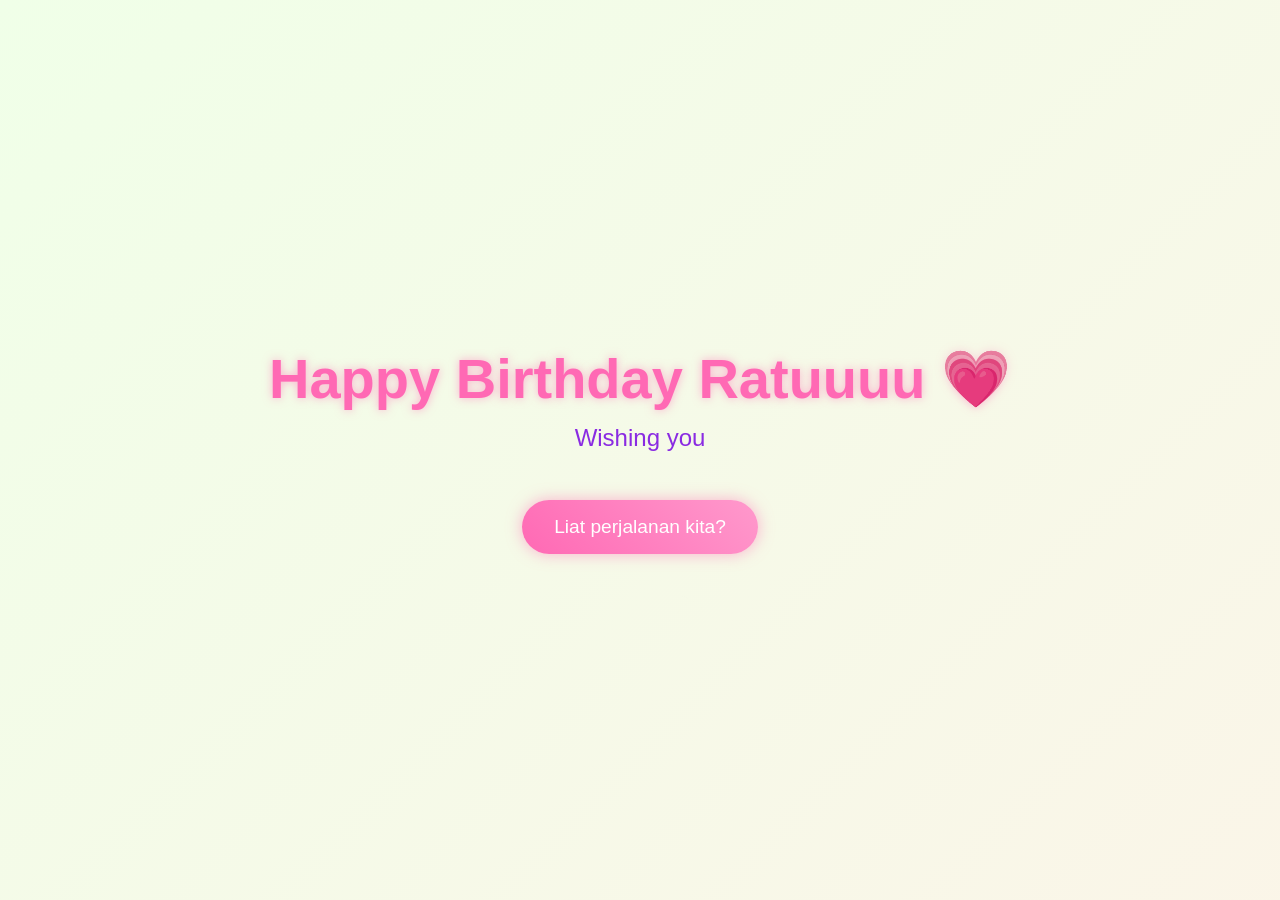
<file: index.html>
<!DOCTYPE html>
<html lang="en">
<head>
    <meta charset="UTF-8">
    <meta name="viewport" content="width=device-width, initial-scale=1.0">
    <title>Happy Birthday</title>
    <script src="https://cdnjs.cloudflare.com/ajax/libs/gsap/3.12.2/gsap.min.js"></script>
    <link rel="stylesheet" href="stylehb.css">
    
</head>
<body>
    <div class="container">
        <h1>Happy Birthday Ratuuuu 💗</h1>
        <div class="greeting"></div>
        <button class="cta-button">Liat perjalanan kita?</button>
    </div>

    <script src="scripthb.js">
        
    </script>
</body>
</html>
</file>
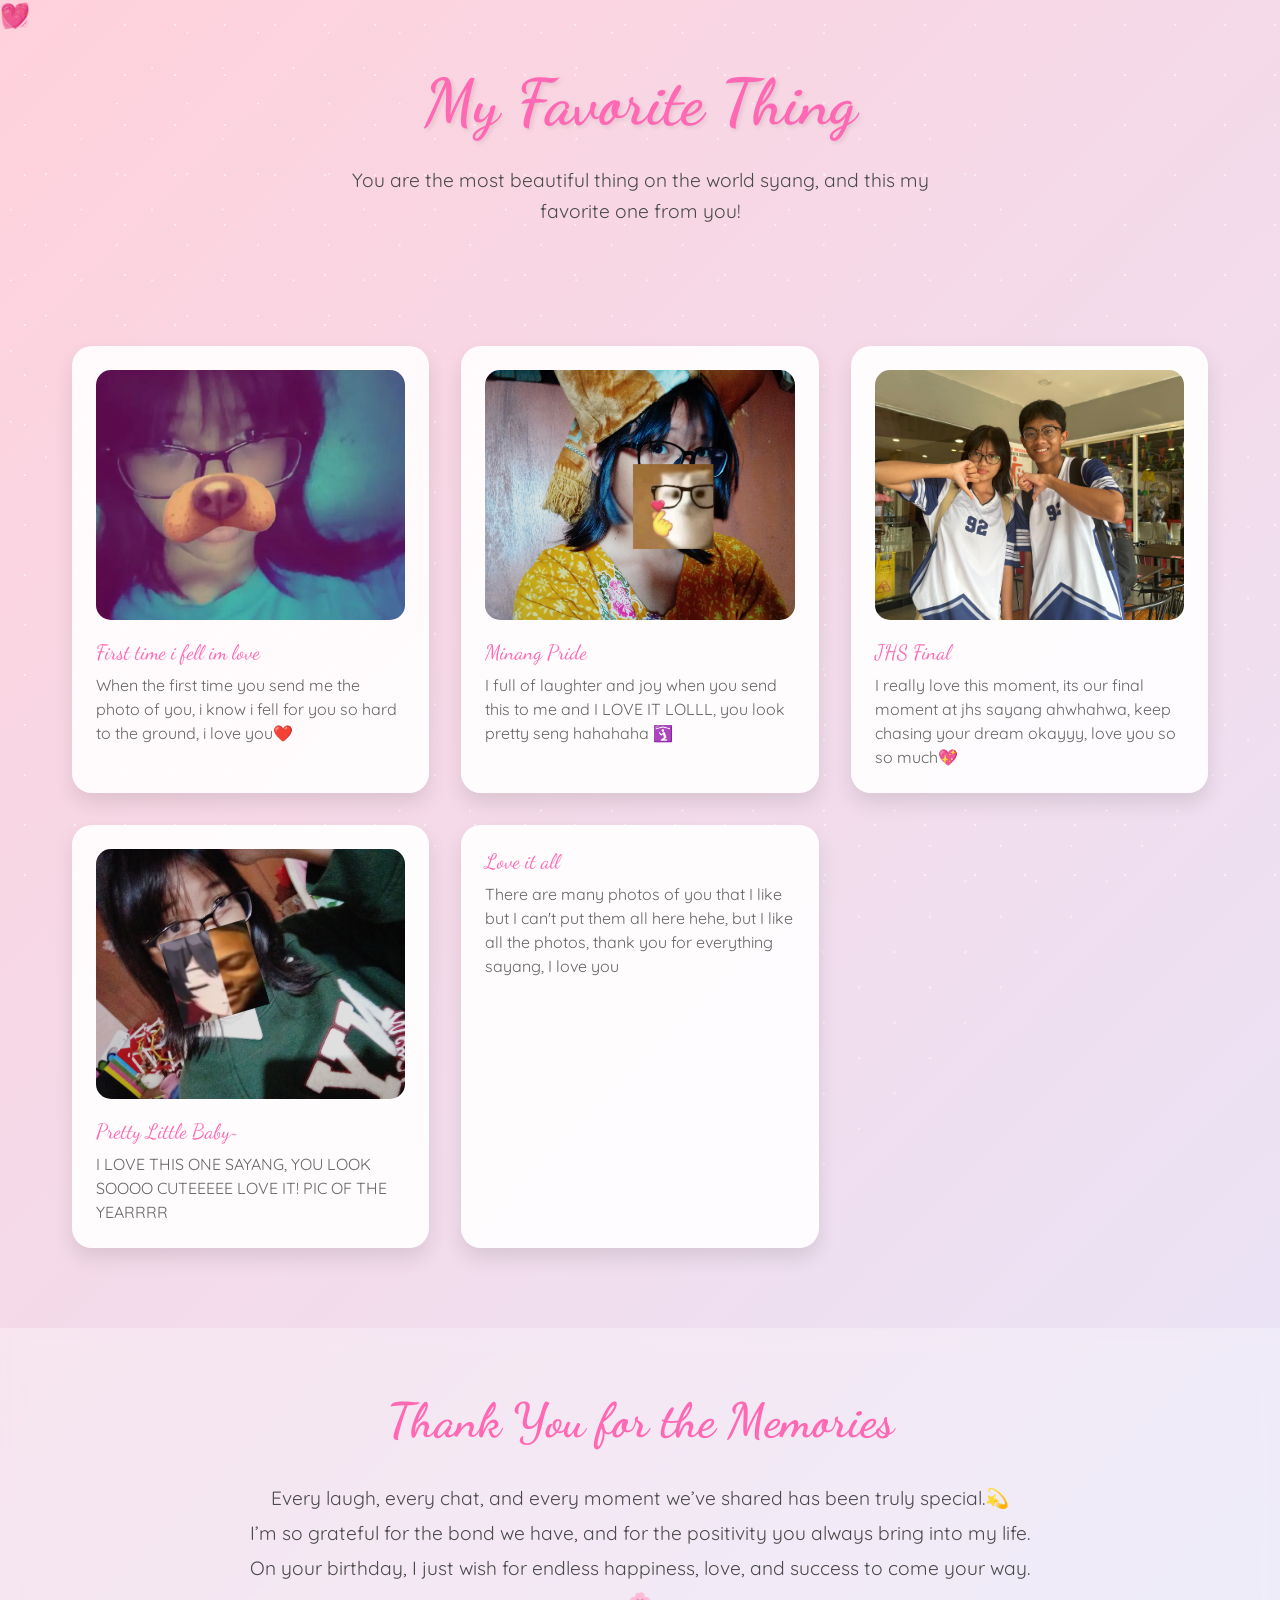
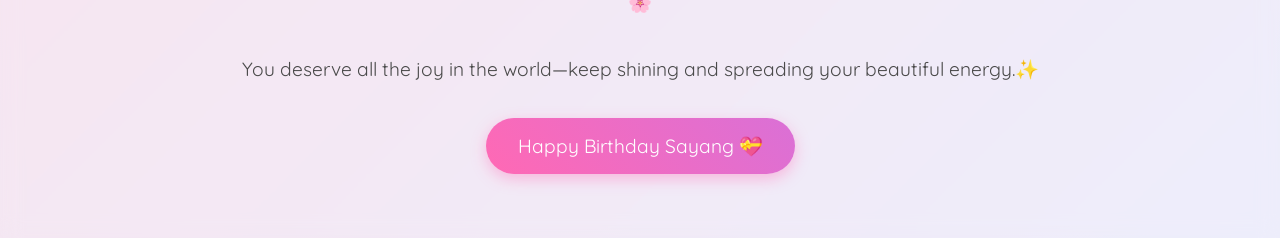
<file: end.html>
<!DOCTYPE html>
<html lang="en">

<head>
    <meta charset="UTF-8">
    <meta name="viewport" content="width=device-width, initial-scale=1.0">
    <title>The art of yourself rat ✨</title>
    <style>
        @import url('https://fonts.googleapis.com/css2?family=Dancing+Script:wght@700&family=Quicksand:wght@300;400;500;600&display=swap');

        * {
            margin: 0;
            padding: 0;
            box-sizing: border-box;
        }

        body {
            min-height: 100vh;
            background: linear-gradient(135deg,
                    #ffd1dc 0%,
                    #e6e6fa 25%,
                    #ffefd5 50%,
                    #e6e6fa 75%,
                    #ffd1dc 100%);
            background-size: 400% 400%;
            animation: gradientFlow 15s ease infinite;
            font-family: 'Quicksand', sans-serif;
            overflow-x: hidden;
            color: #4a4a4a;
        }

        @keyframes gradientFlow {
            0% {
                background-position: 0% 50%;
            }

            50% {
                background-position: 100% 50%;
            }

            100% {
                background-position: 0% 50%;
            }
        }

        /* Enhanced Sparkle Effect */
        .magic-sparkles {
            position: fixed;
            top: 0;
            left: 0;
            width: 100%;
            height: 100%;
            pointer-events: none;
            z-index: 1;
        }

        .sparkle {
            position: absolute;
            width: 6px;
            height: 6px;
            border-radius: 50%;
            background-color: white;
            animation: twinkle var(--duration, 4s) ease-in-out infinite;
            opacity: 0;
        }

        @keyframes twinkle {

            0%,
            100% {
                opacity: 0;
                transform: scale(0.5);
            }

            50% {
                opacity: 0.8;
                transform: scale(1);
            }
        }

        /* Generate 50 sparkles with different positions and animations */
        .magic-sparkles::before,
        .magic-sparkles::after {
            content: '';
            position: absolute;
            width: 100%;
            height: 100%;
            background-image: radial-gradient(circle, white 1px, transparent 1px);
            background-size: 50px 50px;
            animation: sparkleLayer 8s linear infinite;
            opacity: 0.5;
        }

        .magic-sparkles::after {
            animation-delay: -4s;
            transform: rotate(45deg);
        }

        @keyframes sparkleLayer {
            0% {
                transform: translateY(0);
            }

            100% {
                transform: translateY(-50px);
            }
        }

        /* Floating Hearts */
        .floating-hearts {
            position: fixed;
            width: 100%;
            height: 100%;
            pointer-events: none;
            z-index: 2;
        }

        .heart {
            position: absolute;
            font-size: 1.5rem;
            color: rgba(255, 105, 180, 0.6);
            animation: floatHeart var(--float-duration, 6s) ease-in-out infinite;
            animation-delay: var(--delay, 0s);
        }

        @keyframes floatHeart {
            0% {
                transform: translate(0, 100vh) rotate(0deg);
            }

            100% {
                transform: translate(var(--translate-x, 0), -100vh) rotate(360deg);
            }
        }

        /* Welcome Section */
        .welcome {
            text-align: center;
            padding: 4rem 2rem;
            position: relative;
            z-index: 3;
        }

        .welcome h1 {
            font-family: 'Dancing Script', cursive;
            font-size: 4rem;
            color: #ff69b4;
            text-shadow: 2px 2px 4px rgba(0, 0, 0, 0.1);
            animation: fadeInScale 2s ease;
        }

        .welcome p {
            font-size: 1.2rem;
            max-width: 600px;
            margin: 1.5rem auto;
            line-height: 1.6;
            animation: fadeIn 2s ease 0.5s both;
        }

        /* Enhanced Memory Cards */
        .memory-container {
            max-width: 1200px;
            margin: 0 auto;
            padding: 2rem;
            display: grid;
            grid-template-columns: repeat(auto-fit, minmax(300px, 1fr));
            gap: 2rem;
            z-index: 3;
            position: relative;
        }

        .memory-card {
            background: rgba(255, 255, 255, 0.9);
            border-radius: 20px;
            padding: 1.5rem;
            box-shadow: 0 10px 20px rgba(0, 0, 0, 0.1);
            transition: all 0.5s cubic-bezier(0.4, 0, 0.2, 1);
            position: relative;
            overflow: hidden;
        }

        .memory-card:hover {
            transform: translateY(-10px) scale(1.02);
            box-shadow: 0 15px 30px rgba(0, 0, 0, 0.15);
        }

        .memory-card::before {
            content: '';
            position: absolute;
            top: 0;
            left: 0;
            width: 100%;
            height: 100%;
            background: linear-gradient(45deg, transparent, rgba(255, 255, 255, 0.4), transparent);
            transform: translateX(-100%);
            transition: 0.5s;
        }

        .memory-card:hover::before {
            transform: translateX(100%);
        }

        .memory-img {
            width: 100%;
            height: 250px;
            object-fit: cover;
            border-radius: 15px;
            margin-bottom: 1rem;
            transition: transform 0.5s ease;
        }

        .memory-card:hover .memory-img {
            transform: scale(1.05);
        }

        .memory-date {
            font-family: 'Dancing Script', cursive;
            color: #ff69b4;
            font-size: 1.3rem;
            margin-bottom: 0.5rem;
        }

        .memory-caption {
            font-size: 1rem;
            line-height: 1.5;
            color: #666;
        }

        /* Final Message Section */
        .final-message {
            text-align: center;
            padding: 4rem 2rem;
            background: rgba(255, 255, 255, 0.3);
            backdrop-filter: blur(10px);
            margin-top: 3rem;
            position: relative;
            z-index: 3;
        }

        .final-message h2 {
            font-family: 'Dancing Script', cursive;
            font-size: 3rem;
            color: #ff69b4;
            margin-bottom: 2rem;
            animation: heartbeat 2s infinite;
        }

        @keyframes heartbeat {

            0%,
            100% {
                transform: scale(1);
            }

            50% {
                transform: scale(1.1);
            }
        }

        .final-message p {
            font-size: 1.2rem;
            max-width: 800px;
            margin: 0 auto 2rem;
            line-height: 1.8;
        }

        .goodbye-btn {
            display: inline-block;
            padding: 1rem 2rem;
            font-size: 1.2rem;
            background: linear-gradient(45deg, #ff69b4, #da70d6);
            color: white;
            border: none;
            border-radius: 50px;
            cursor: pointer;
            text-decoration: none;
            transition: all 0.3s ease;
            box-shadow: 0 5px 15px rgba(255, 105, 180, 0.4);
            animation: float 3s infinite ease-in-out;
        }

        .goodbye-btn:hover {
            transform: translateY(-5px);
            box-shadow: 0 8px 20px rgba(255, 105, 180, 0.6);
        }

        @keyframes float {

            0%,
            100% {
                transform: translateY(0);
            }

            50% {
                transform: translateY(-10px);
            }
        }

        /* Animations */
        @keyframes fadeInScale {
            0% {
                opacity: 0;
                transform: scale(0.8);
            }

            100% {
                opacity: 1;
                transform: scale(1);
            }
        }

        @keyframes fadeIn {
            0% {
                opacity: 0;
            }

            100% {
                opacity: 1;
            }
        }

        /* Generate Hearts */
        .js-generate-hearts {
            position: fixed;
            width: 100%;
            height: 100%;
            pointer-events: none;
            z-index: 2;
        }

        /* Custom Scrollbar */
        ::-webkit-scrollbar {
            width: 12px;
        }

        ::-webkit-scrollbar-track {
            background: rgba(255, 255, 255, 0.4);
        }

        ::-webkit-scrollbar-thumb {
            background: linear-gradient(45deg, #ff69b4, #da70d6);
            border-radius: 6px;
        }

        /* Responsive Design */
        @media (max-width: 768px) {
            .welcome h1 {
                font-size: 3rem;
            }

            .memory-container {
                grid-template-columns: 1fr;
            }

            .final-message h2 {
                font-size: 2.5rem;
            }
        }
    </style>
</head>

<body>
    <div class="magic-sparkles"></div>
    <div class="floating-hearts">
        <!-- Hearts will be generated via CSS -->
        <div class="heart" style="--float-duration: 6s; --delay: 0s; --translate-x: 20px;">💝</div>
        <div class="heart" style="--float-duration: 8s; --delay: 1s; --translate-x: -30px;">💖</div>
        <div class="heart" style="--float-duration: 7s; --delay: 2s; --translate-x: 40px;">💗</div>
        <div class="heart" style="--float-duration: 9s; --delay: 3s; --translate-x: -20px;">💓</div>
        <div class="heart" style="--float-duration: 5s; --delay: 4s; --translate-x: 30px;">💕</div>
    </div>

    <section class="welcome">
        <h1>My Favorite Thing</h1>
        <p>You are the most beautiful thing on the world syang, and this my favorite one from you!</p>
    </section>

    <div class="memory-container">
        <div class="memory-card">
            <img src="firstimp.jpg" alt="First Impression" class="memory-img">
            <div class="memory-date">First time i fell im love</div>
            <div class="memory-caption">When the first time you send me the photo of you, i know i fell for you so hard to the ground, i love you❤️</div>
        </div>
        <div class="memory-card">
            <img src="Ratuuu.jpg" alt="Onde Mandee" class="memory-img">
            <div class="memory-date">Minang Pride</div>
            <div class="memory-caption">I full of laughter and joy when you send this to me and I LOVE IT LOLLL, you look pretty seng hahahaha 🛐 </div>
        </div>
        <div class="memory-card">
            <img src="jhsfinal.jpg" alt="Jhs finished" class="memory-img">
            <div class="memory-date">JHS Final</div>
            <div class="memory-caption">I really love this moment, its our final moment at jhs sayang ahwhahwa, keep chasing your dream okayyy, love you so so much💖</div>
        </div>
        <div class="memory-card">
            <img src="love1.jpg" alt="Sayang" class="memory-img">
            <div class="memory-date">Pretty Little Baby~</div>
            <div class="memory-caption">I LOVE THIS ONE SAYANG, YOU LOOK SOOOO CUTEEEEE LOVE IT! PIC OF THE YEARRRR</div>
        </div>
      <div class="memory-card">
            <div class="memory-date">Love it all</div>
            <div class="memory-caption">There are many photos of you that I like but I can't put them all here hehe, but I like all the photos, thank you for everything sayang, I love you</div>
        </div>
      
    </div>

    <section class="final-message">
        <h2>Thank You for the Memories</h2>
        <p>Every laugh, every chat, and every moment we’ve shared has been truly special.💫<br>
            I’m so grateful for the bond we have, and for the positivity you always bring into my life.<br>
            On your birthday, I just wish for endless happiness, love, and success to come your way.🌸</p>
        <p>You deserve all the joy in the world—keep shining and spreading your beautiful energy.✨</p>
        <a href="us.html" class="goodbye-btn">Happy Birthday Sayang 💝</a>
    </section>
</body>

</html>
</file>
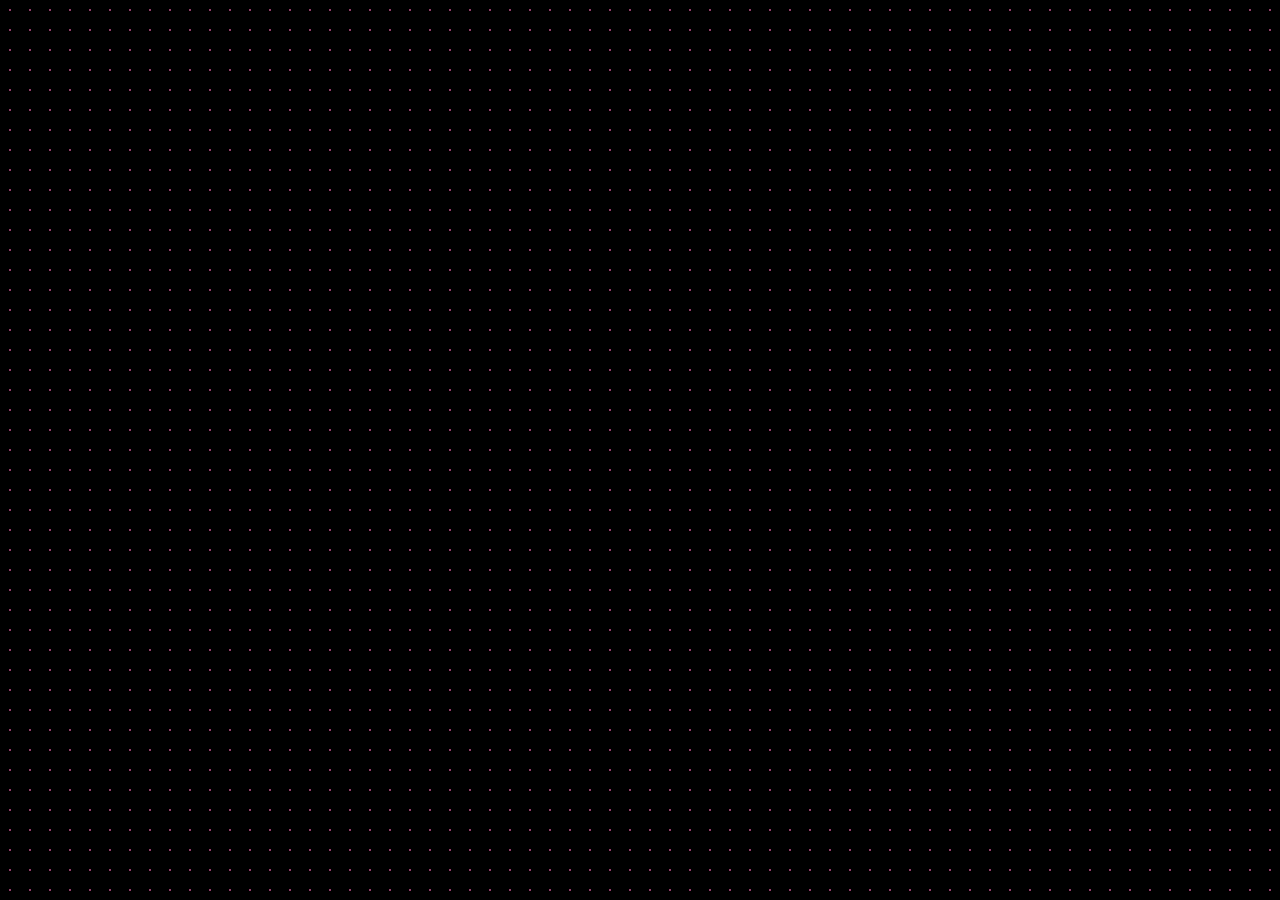
<file: us.html>
<!DOCTYPE html>
<html lang="en">
<head>
    <meta charset="UTF-8">
    <meta name="viewport" content="width=device-width, initial-scale=1.0">
    <title>Happy Birthday Sayang!</title>
    <link rel="preconnect" href="https://fonts.googleapis.com">
    <link rel="preconnect" href="https://fonts.gstatic.com" crossorigin>
    <link href="https://fonts.googleapis.com/css2?family=Pacifico&display=swap" rel="stylesheet">
    <link rel="stylesheet" href="styleus.css">
    <link rel="shortcut icon" href="img/pic8.jpg" type="image/x-icon">
</head>
<body>

    <div class="main-container" id="mainContainer">

    </div>
<script>
        document.addEventListener('DOMContentLoaded', () => {
            const mainContainer = document.getElementById('mainContainer');
            const textToSpawn = "Happy Birthday Ratu!";
            
     const photoURLs = [
                'us1.jpg',
                'us2.jpg',
                'us3.jpg',
                'us4.jpg',
                'us5.jpg',
                'us6.jpg',
                'us7.jpg',
                'us8.jpg',
                'us9.jpg',
                'us10.jpg',
                'us11.jpg',
                'us12.jpg',
                'us13.jpg',
                'jhsfinal.jpg',  
];


            function spawnPhoto() {
                const photoEl = document.createElement('img');
                photoEl.classList.add('spawn-photo');
                
                const randomPhotoSrc = photoURLs[Math.floor(Math.random() * photoURLs.length)];
                photoEl.src = randomPhotoSrc;

                const randomX = Math.random() * (mainContainer.clientWidth - 150);
                photoEl.style.left = `${randomX}px`;
                photoEl.style.top = `${window.innerHeight}px`;

                mainContainer.appendChild(photoEl);

                setTimeout(() => {
                    photoEl.remove();
                }, 20000);
            }

            function spawnText() {
                const textEl = document.createElement('div');
                textEl.classList.add('spawn-text');
                textEl.innerText = textToSpawn;

                const randomX = Math.random() * mainContainer.clientWidth;
                const randomY = Math.random() * mainContainer.clientHeight;

                textEl.style.left = `${randomX}px`;
                textEl.style.top = `${randomY}px`;
                
                mainContainer.appendChild(textEl);

                setTimeout(() => {
                    textEl.remove();
                }, 5000);
            }

            function createGlitter() {
                const glitterEl = document.createElement('div');
                glitterEl.classList.add('glitter');

                const randomX = Math.random() * window.innerWidth;
                const randomDuration = Math.random() * 3 + 2;
                const randomDelay = Math.random() * 2;

                glitterEl.style.left = `${randomX}px`;
                glitterEl.style.animationDuration = `${randomDuration}s`;
                glitterEl.style.animationDelay = `${randomDelay}s`;
                
                mainContainer.appendChild(glitterEl);

                glitterEl.addEventListener('animationend', () => {
                    glitterEl.remove();
                });
            }

            setInterval(spawnPhoto, 1200);
            setInterval(spawnText, 200);
            setInterval(createGlitter, 100);
        });
    </script>
</body>
</html>
</file>
<file: stylehb.css>
* {
    margin: 0;
    padding: 0;
    box-sizing: border-box;
    cursor: none;
}

body {
    min-height: 100vh;
    display: flex;
    flex-direction: column;
    align-items: center;
    justify-content: center;
    background: linear-gradient(-45deg, #fee9f7, #e8f5fe, #fef2e8, #f0ffe8);
    background-size: 400% 400%;
    animation: gradientBG 15s ease infinite;
    font-family: 'Arial Rounded MT Bold', Arial, sans-serif;
    overflow: hidden;
    position: relative;
}

.cursor {
    width: 20px;
    height: 20px;
    background: pink;
    border-radius: 50%;
    position: fixed;
    pointer-events: none;
    mix-blend-mode: difference;
    transition: transform 0.2s;
}

.container {
    text-align: center;
    z-index: 1;
}

h1 {
    font-size: 3.5rem;
    color: #ff69b4;
    text-shadow: 0 0 10px rgba(255, 105, 180, 0.5);
    margin-bottom: 2rem;
    opacity: 0;
}

.greeting {
    font-size: 1.5rem;
    color: #8a2be2;
    margin-bottom: 3rem;
    min-height: 2em;
}

.cta-button {
    padding: 1rem 2rem;
    font-size: 1.2rem;
    background: linear-gradient(45deg, #ff69b4, #ff99cc);
    border: none;
    border-radius: 50px;
    color: white;
    cursor: pointer;
    box-shadow: 0 0 15px rgba(255, 105, 180, 0.5);
    transition: transform 0.3s, box-shadow 0.3s;
    opacity: 0;
}

.cta-button:hover {
    transform: scale(1.1);
    box-shadow: 0 0 25px rgba(255, 105, 180, 0.7);
}

.floating {
    position: absolute;
    pointer-events: none;
    opacity: 0;
}

@keyframes gradientBG {
    0% { background-position: 0% 50%; }
    50% { background-position: 100% 50%; }
    100% { background-position: 0% 50%; }
}

@media (max-width: 768px) {
    h1 { font-size: 2rem; }
    .greeting { font-size: 1.2rem; }
    .cta-button { font-size: 1rem; }
}
</file>
<file: styleus.css>
body {
            background-color: #000;
            margin: 0;
            padding: 0;
            overflow: hidden;
            font-family: 'Pacifico', cursive;
            height: 100vh;
        }


        .main-container {
            position: relative;
            width: 100%;
            height: 100%;
            overflow: hidden;
            background-image: radial-gradient(circle, #ff69b4 0.5px, transparent 1px);
            background-size: 20px 20px;
            animation: move-background 50s linear infinite;
        }
        
        @keyframes move-background {
            from { background-position: 0 0; }
            to { background-position: 0 -1000px; }
        }

        .spawn-photo {
            position: absolute;
            width: 150px;
            height: auto;
            border-radius: 15px;
            box-shadow: 0 0 15px rgba(255, 105, 180, 0.7);
            border: 2px solid rgba(255, 255, 255, 0.3);
            animation: float-up 12s linear forwards;
            user-select: none;
            pointer-events: none;
            z-index: 5;
        }

        @keyframes float-up {
            from {
                transform: translateY(0);
                opacity: 1;
            }
            to {
                transform: translateY(-120vh);
                opacity: 0;
            }
        }

        .spawn-text {
            position: absolute;
            color: #ff69b4;
            font-size: 1.2rem;
            text-shadow:
                0 0 5px #ff69b4,
                0 0 10px #ff69b4,
                0 0 20px #ff1493;
            animation: fade-out 1.7s forwards;
            white-space: nowrap;
            user-select: none;
            pointer-events: none;
            z-index: 1;
        }


        @keyframes fade-out {
            0% { opacity: 0.7; }
            80% { opacity: 0.7; }
            100% { opacity: 0; }
        }

        .glitter {
            position: absolute;
            top: -10px;
            width: 5px;
            height: 5px;
            background-color: #fff;
            border-radius: 50%;
            box-shadow: 0 0 5px #fff, 0 0 10px #ff69b4;
            animation: fall linear forwards;
            pointer-events: none;
            z-index: 20;
        }


        @keyframes fall {
            to {
                transform: translateY(105vh);
                opacity: 0;
            }
        }
</file>
